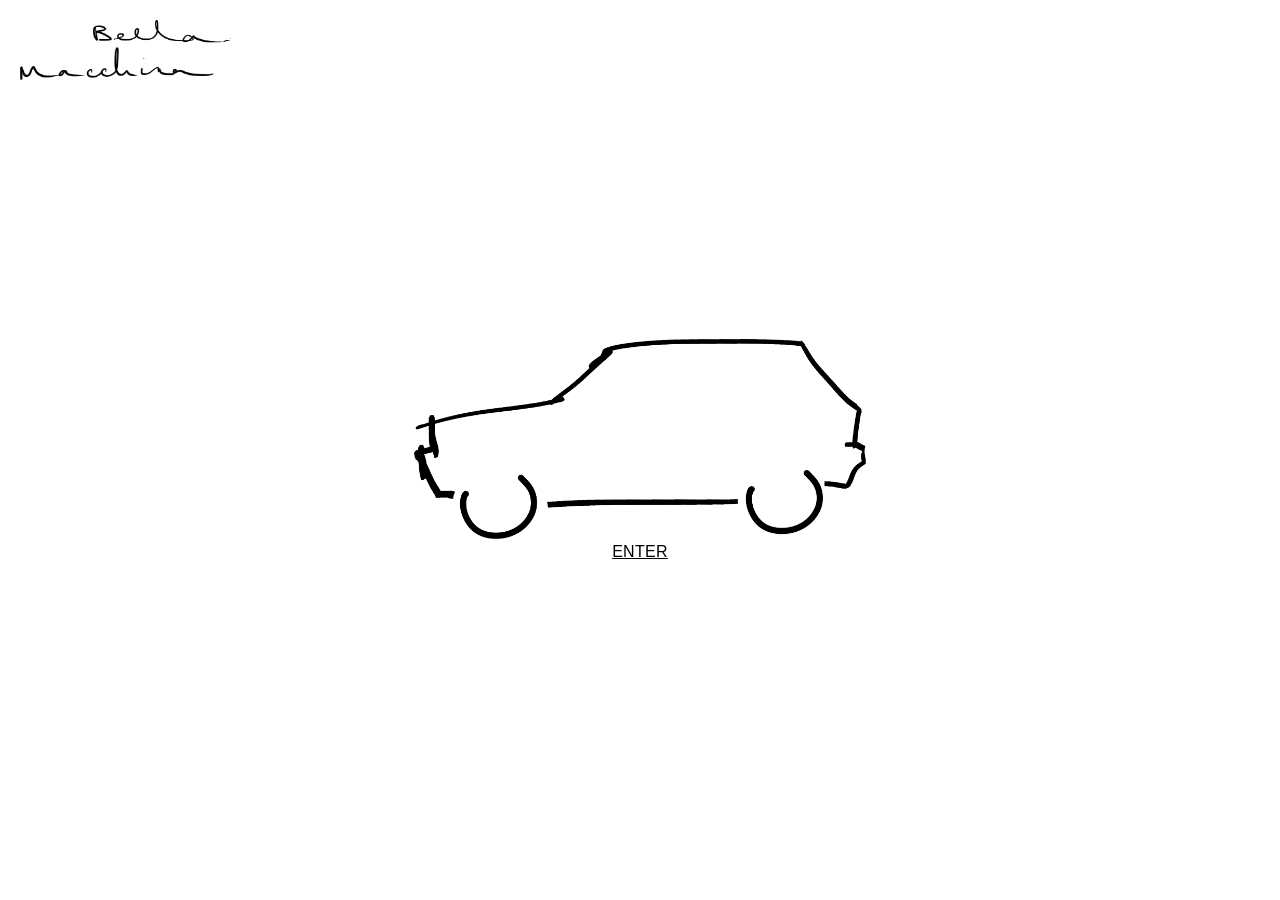
<file: index.html>
<!DOCTYPE html>
<html lang="en">
<head>
    <meta charset="UTF-8">
    <meta name="viewport" content="width=device-width, initial-scale=1.0">
    <title>Bellamacchina 2D: Home</title>
    <link rel="stylesheet" href="homepage.css">
    
</head>
<body style="background-color:white;">

<div class="outer-container">
<div class="top-bar">
        <div class="logo-box">
            <a href="index.html"><img class="logo-black" src="Images/bm-type.png" alt="BM-Logo"></a>
            
            
        </div>
    <div class="info-box">
        <div class="spacer-box">
            </div>
        
        <div class="contact-box">       
            </div>
        <div class="index-box">
            </div>
        <div class="about-box">
           
        </div>

    </div>
</div>
<div></div>
<div>
    <div></div>
    <div class="Centrebox">
        <img class="centreimage" src="Images/bm-car.png" alt="">
    </div>
    <div class="enter-link"></div> <a href="main.html">ENTER</a>
</div>
<div></div>
</div>
</body>
</html>
</file>
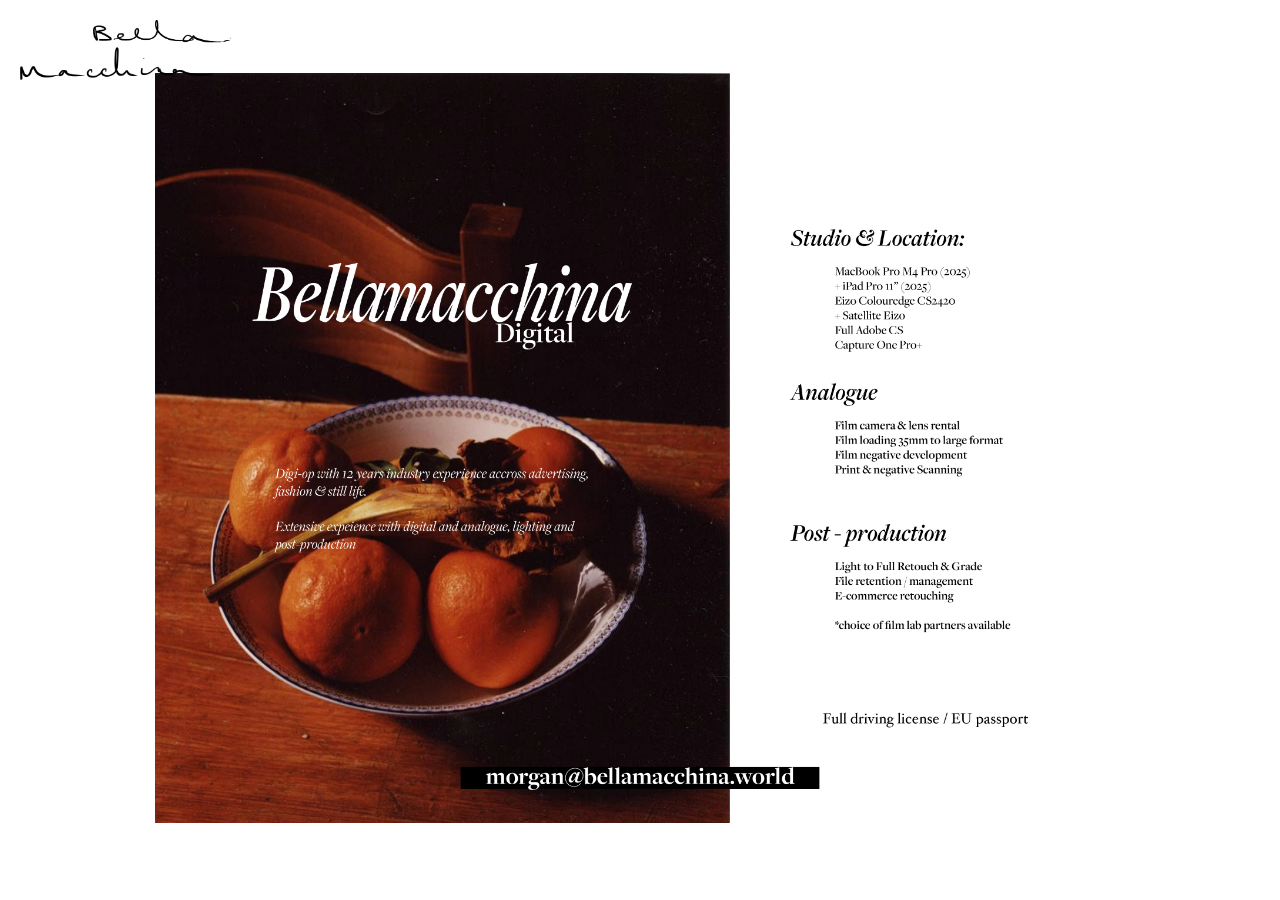
<file: main.html>
<!DOCTYPE html>
<html lang="en">
<head>
    <meta charset="UTF-8">
    <meta name="viewport" content="width=device-width, initial-scale=1.0">
    <title>Bellamacchina 2D: Home</title>
    <link rel="stylesheet" href="homepage.css">
    
</head>
<body style="background-color:white;">

<div class="outer-container">
<div class="top-bar">
        <div class="logo-box">
            <a href="index.html"><img class="logo-black" src="Images/bm-type.png" alt="BM-Logo"></a>
            
        </div>
    <div class="info-box">
        <div class="spacer-box">
            </div>
        
        <div class="contact-box">       
            </div>
        <div class="index-box">
            </div>
        <div class="about-box">

        </div>

    </div>
</div>
<div></div>
<div>
    <div></div>
    <div class="Centrebox">
        <img class="bellainfo" src="Images/Bellamacchina Digital [2026].jpg"">
    </div>
    <div></div> </div>
</div>
<div></div>
</div>
</body>
</html>
</file>
<file: homepage.css>
.top-bar {
    display: flex;
    flex-direction: row;
    position: fixed;
    top: 0;
    right: 0;
    left: 0;
    margin-top: 20px;
    margin-left: 20px;
    margin-right: 0px
}

a:link {
    color: black;
    font-style: normal;
}

a:hover {
    color: rgb(120, 0, 0);
}

a:visited {
    color: rgb(120  , 0, 0);
}

body {
    padding-bottom: 100px
    
}

.logo-black {
    height: 60px;
}
.main-img {
    width: 500px;
}

.car-neon {
    height: 20px;
}
    
.mode-box {
    flex: 1;
    min-width: 100px;
    font-family: Cambria, Cochin, Georgia, Times, 'Times New Roman', serif;
    margin-left: 40px;
    margin-top: 15px;
    font-size: 20px;
}

.dark-mode-box {
    flex: 1;
    min-width: 100px;
    font-family: Cambria, Cochin, Georgia, Times, 'Times New Roman', serif;
    margin-left: 40px;
    margin-top: 15px;
    font-size: 20px;
    color: white;
}

.spacer-box {
    flex: 1;
}

.info-box {
    display: flex;
    flex: 2;
    justify-content: space-between;
    min-width: 200px;
}

.contact-box {
    display: flex;
    flex: 1;
    min-width: 100px;
}
.about-logo {
    height: 60px;
}

.shop-logo {
    height: 40px;
}

.shop-box {
    display: flex;
    height: 40px;
}

.about-box {
    flex: 1;
}

.container {
    display: flex;
    flex-direction: row;
   justify-content: space-between;
   padding-top: 20px;
   left: 0;
   right: 0;
}

.left-box {
    flex: 1
}

.pei-left-box {
    flex: 1;
padding-right: 20px;
}

.middle-box {
    flex: 1

}

.right-box {
    flex: 2;
    text-align: right;
    font-size: 17px;
}

.lula-right-box {
    flex: 2;
    text-align: right;
    max-width: 450px;
    min-width: 300px;
}

.white-text {
    flex: 2;
    text-align: right;
    font-size: 17px;
    color: white;
}

.sml-right-box {
    flex: 0.2;
}

.home-content {
    margin-top: 74px;
}

.home-image {
    height: 800px;
}

.sml-home-image {
    height: 400px;
    margin-right: 20px;
}

.sml-uppers-image {
    height: 400px;
    margin-right: 50px;
}

.uppers-box {
    display: flex;
    justify-content: center;
    align-items: center;
}

p {
    font-family: roboto, ariel
}

.index-logo {
    width: 180px;
}

.box-container {
    z-index: 10;
}

.bg-img {
    width: 100%;
    z-index: 1;
}

.container {
            display: flex;
            flex-direction: row;
           justify-content: space-between;
           padding-top: 20px;
           left: 0;
           right: 0;
        }

        .left-box {
            flex: 1;

        }

        .middle-box {
            flex: 1

        }

        .right-box {
            flex: 1;
        }

        .home-content {
            margin-top: 150px;
        }

.summer-container {
    display: flex;
    flex-direction: row;
   justify-content: space-around;
   padding-top: 20px;
   left: 0;
   right: 0;
}


/* QUOTE */

.tea-container {
    display: flex;
    flex-direction: row;
   justify-content: space-between;
   margin-top: 70px;
   padding-top: 20px;
   left: 0;
   right: 0;
   margin-left: 25px;
}

.dark-tea-container {
    display: flex;
    flex-direction: row;
   justify-content: space-between;
   margin-top: 70px;
   padding-top: 20px;
   left: 0;
   right: 0;
   margin-left: 25px;
   color: white;
}

.quote-container {
    display: flex;
    margin-top: 40px;
    font-family: didot;
}

.quote-div-left {
    flex: 2;
}

.quote-div-right {
    flex: 3;
}

.fiorucci-bottom-image {
    height: 600px;

}

/* ABOUT PAGE SECTION */

.about-page-container {
    display: flex;
    flex-direction: row;
    justify-content: space-between;
    height: 900px;
}

.about-content-container {
    display: flex;
    flex-direction: column;
    justify-content: space-between;
    justify-content: center;

}

.about-left-box {
    flex: 1;

}

.about-right-box {
    flex: 1;
}

.top-about-spacer {
    flex: 2;
    text-align: center;
    font-family: didot
}

.mail-to-box {
    flex: 0.2;
    text-align: center;
    align-items: center;
    margin-bottom: 100px;
}

.ig-box {
    flex: 1;
    text-align: center;
    color: black;
}

.about-content {
    flex: 1s;
    color: black;
    
}

.bottom-about-spacer {
    flex: 1;
}

.about-content-img {
    height: 350px;
}

.arnaldo-container {
    display: flex;
    flex-direction: column;
}

.arnaldo-top {
    flex: 0.5;
}

.arnaldo-bottom {
    flex: 1;
}

.inner-container {
    display: flex;
    flex-direction: row;
    justify-content: center;
    flex-grow: initial;
    padding-bottom: 10px;
}

.one {
    flex: 1;
}

.three {
    flex: 1;
}

.middle-col {
    display: flex;
    flex: 3;
    flex-direction: column;
}

.inner-top {
    flex: 2;
    background-color: beige;
}

.about-link {
    flex: 1;
    text-align: center;
}

.inner-numbers {
    display: flex;
    flex: 1;
    flex-direction: row;
    justify-content:space-between;
}

.inner-bottom {
    flex: 1;
}

.hover-title {
    display: inline;
    pointer-events: auto;
    cursor: pointer;
}

body {
    font-family: Life, Helvetica, "Open Sans", Arial, sans-serif;
    letter-spacing: 0.3px;
    text-align: center;
    margin: 0;
    padding: 0;
    height: 100vh;
    display: flex;
    justify-content: center;
    align-items: center;
    position: relative;
}

.hover-text {
    font-size: 20px;
    color: #000000;
    cursor: pointer;
}

.hover-image {
    display: none; /* Hide the image by default */
    position: absolute;
    top: 50%;
    left: 50%;
    transform: translate(-50%, -50%);
    width: 300px; /* Set the desired width */
    height: auto;
    z-index: 1000;
}

.hover-text:hover + .hover-image {
    display: block; /* Show the image when hovering over the text */
}

.centreimage {
    height: 200px;
}

.bellainfo {
    height: 750px;
}
</file>
